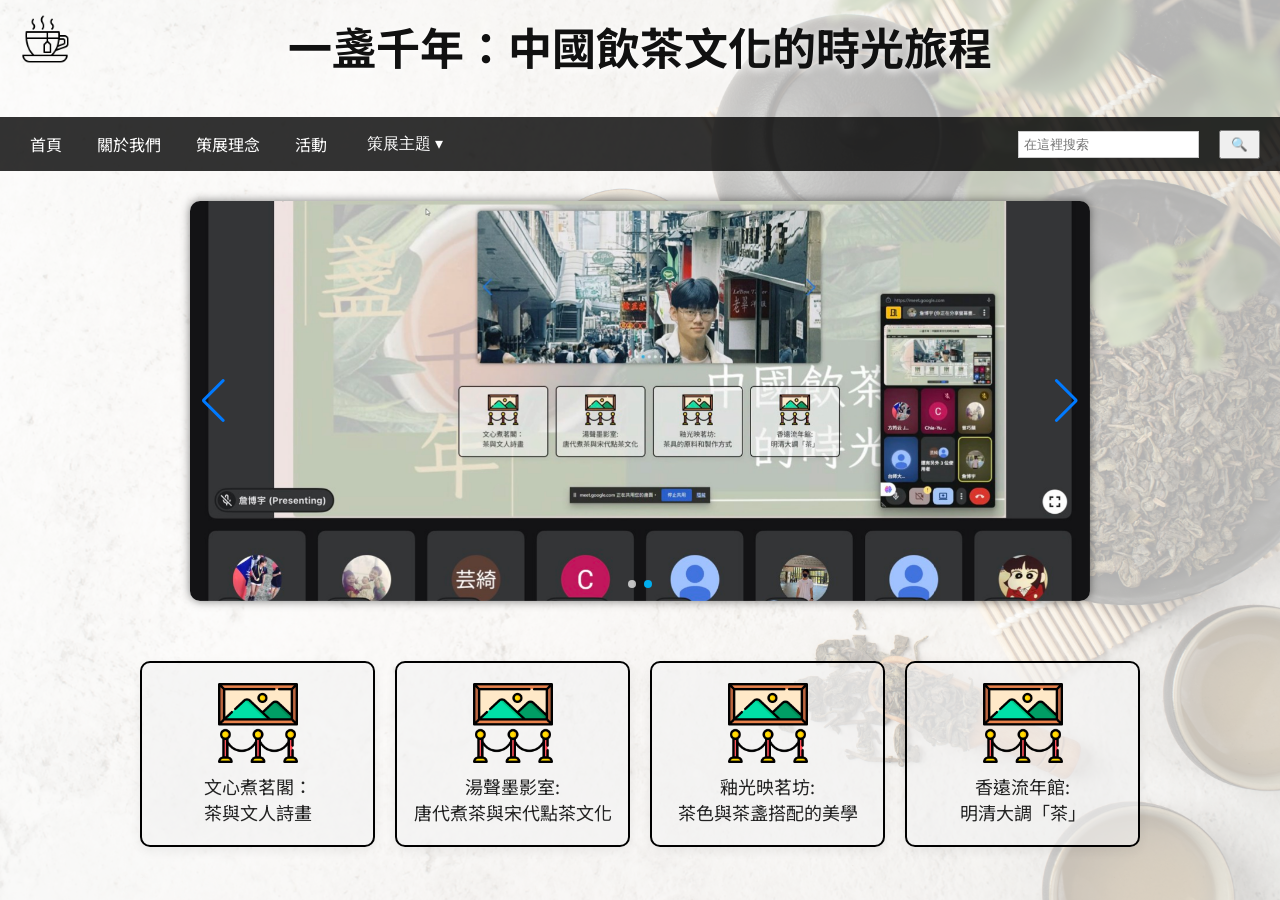
<file: index.html>
<!DOCTYPE html>
<html lang="zh-Hant">
<head>
  <meta charset="UTF-8">
  <meta name="viewport" content="width=device-width, initial-scale=1.0">
  <title>museum-group6</title>
  <link href="https://fonts.googleapis.com/css2?family=Noto+Sans+TC:wght@400;700&display=swap" rel="stylesheet">
  <link rel="stylesheet" href="style.css">
  <style>
    body {
      font-family: 'Noto Sans TC', Arial, sans-serif;
    }
  </style>

  <!-- Swiper 官方提供的 CSS -->
  <link rel="stylesheet" href="https://unpkg.com/swiper/swiper-bundle.min.css">
</head>
<body>
  <!-- 頁首 -->
  <header class="site-header">
    <div class="logo">
      <a href="index.html">
        <img src="images/items/tea.png" alt="Logo">
      </a>
    </div>
    <nav class="top-nav">
    </nav>
  </header>

  <!-- 背景層 -->
  <div class="background"></div>

  <!-- 中間橫幅 hero banner -->
  <main class="hero-banner">
    <h1>一盞千年：中國飲茶文化的時光旅程</h1>
  </main>

  <!-- 主導覽列 -->
  <nav class="main-nav">
  <a href="index.html">首頁</a>
  <a href="team_members.html">關於我們</a>
  <a href="idea.html">策展理念</a>
  <a href="activity.html">活動</a>

  <!-- 下拉式選單：策展主題 -->
  <div class="dropdown" id="themeDropdown">
    <button class="dropbtn" id="dropbtn" aria-haspopup="true" aria-expanded="false">策展主題 ▾</button>
    <ul class="dropdown-menu" role="menu" aria-label="策展主題列表">
      <li role="none"><a role="menuitem" href="exhibition1.html">茶與文人詩畫</a></li>
      <li role="none"><a role="menuitem" href="exhibition2.html">唐代煮茶與宋代點茶文化</a></li>
      <li role="none"><a role="menuitem" href="exhibition3.html">茶色與茶盞搭配的美學</a></li>
      <li role="none"><a role="menuitem" href="exhibition4.html">明清大調「茶」</a></li>
    </ul>
  </div>

    <input type="text" id="searchInput" placeholder="在這裡搜索">
    <button type="button" onclick="search()">🔍</button>
  </nav>

  <!-- 輪播廣告區 -->
  <div class="swiper mySwiper">
    <div class="swiper-wrapper">
      <div class="swiper-slide">
  <img src="images\items\home.png" alt="看板1">
      </div>
      <div class="swiper-slide">
  <img src="images\items\taolung.jpg" alt="看板2">
      </div>
      
    </div>
    <div class="swiper-button-next"></div>
    <div class="swiper-button-prev"></div>
    <div class="swiper-pagination"></div>
  </div>

  <!-- 功能選單區 -->
  <section class="feature-grid">
    <a href="exhibition1.html" class="feature-item">
  <img src="images/items/exhibition.png" alt="展覽一">
      <span>文心煮茗閣：</span>
      <span>茶與文人詩畫</span>
    </a>
    <a href="exhibition2.html" class="feature-item">
  <img src="images/items/exhibition.png" alt="展覽二">
      <span>湯聲墨影室:</span>
      <span>唐代煮茶與宋代點茶文化</span>
    </a>
    <a href="exhibition3.html" class="feature-item">
  <img src="images/items/exhibition.png" alt="展覽三">
      <span>釉光映茗坊:</span>
      <span>茶色與茶盞搭配的美學</span>
    </a>
      <a href="exhibition4.html" class="feature-item">
  <img src="images/items/exhibition.png" alt="展覽四">
      <span>香遠流年館:</span>
      <span>明清大調「茶」</span>
    </a>
  </section>

  <!-- Swiper JS -->
  <script src="https://unpkg.com/swiper/swiper-bundle.min.js"></script>
  <script>
    var swiper = new Swiper(".mySwiper", {
      loop: true,
      pagination: {
        el: ".swiper-pagination",
        clickable: true,
      },
      navigation: {
        nextEl: ".swiper-button-next",
        prevEl: ".swiper-button-prev",
      },
      autoplay: {
        delay: 3000,
        disableOnInteraction: false,
      },
    });

    function search() {
      var value = document.getElementById('searchInput').value.trim();
      if (!value) return;
      var keyword = value.toLowerCase();
      if (keyword.includes('成員') || keyword.includes('關於')) {
        window.location.href = 'team_members.html';
      } else if (keyword.includes('首頁')) {
        window.location.href = 'index.html';
      } else if (keyword.includes('理念')) {
        window.location.href = 'idea.html';
      } else if (keyword.includes('活動') || keyword.includes('茶語') || keyword.includes('投稿')) {
        window.location.href = 'activity.html';
      } else {
        alert('找不到相關內容');
      }
    }
  </script>
  <script>
    // Dropdown: 點擊切換，點擊外側關閉
    (function() {
      var dropdown = document.getElementById('themeDropdown');
      var btn = document.getElementById('dropbtn');

      if (!dropdown || !btn) return;

      btn.addEventListener('click', function(e) {
        e.stopPropagation();
        var open = dropdown.classList.toggle('open');
        btn.setAttribute('aria-expanded', open ? 'true' : 'false');
      });

      // 點擊選單項時也關閉選單
      dropdown.addEventListener('click', function(e) {
        var target = e.target;
        if (target.tagName.toLowerCase() === 'a') {
          dropdown.classList.remove('open');
          btn.setAttribute('aria-expanded', 'false');
        }
      });

      // 點擊頁面其他地方關閉
      document.addEventListener('click', function() {
        if (dropdown.classList.contains('open')) {
          dropdown.classList.remove('open');
          btn.setAttribute('aria-expanded', 'false');
        }
      });

      // 鍵盤可存取性：Esc 關閉
      document.addEventListener('keydown', function(e) {
        if (e.key === 'Escape') {
          if (dropdown.classList.contains('open')) {
            dropdown.classList.remove('open');
            btn.setAttribute('aria-expanded', 'false');
            btn.focus();
          }
        }
      });
    })();
  </script>
</body>
</html>
</file>
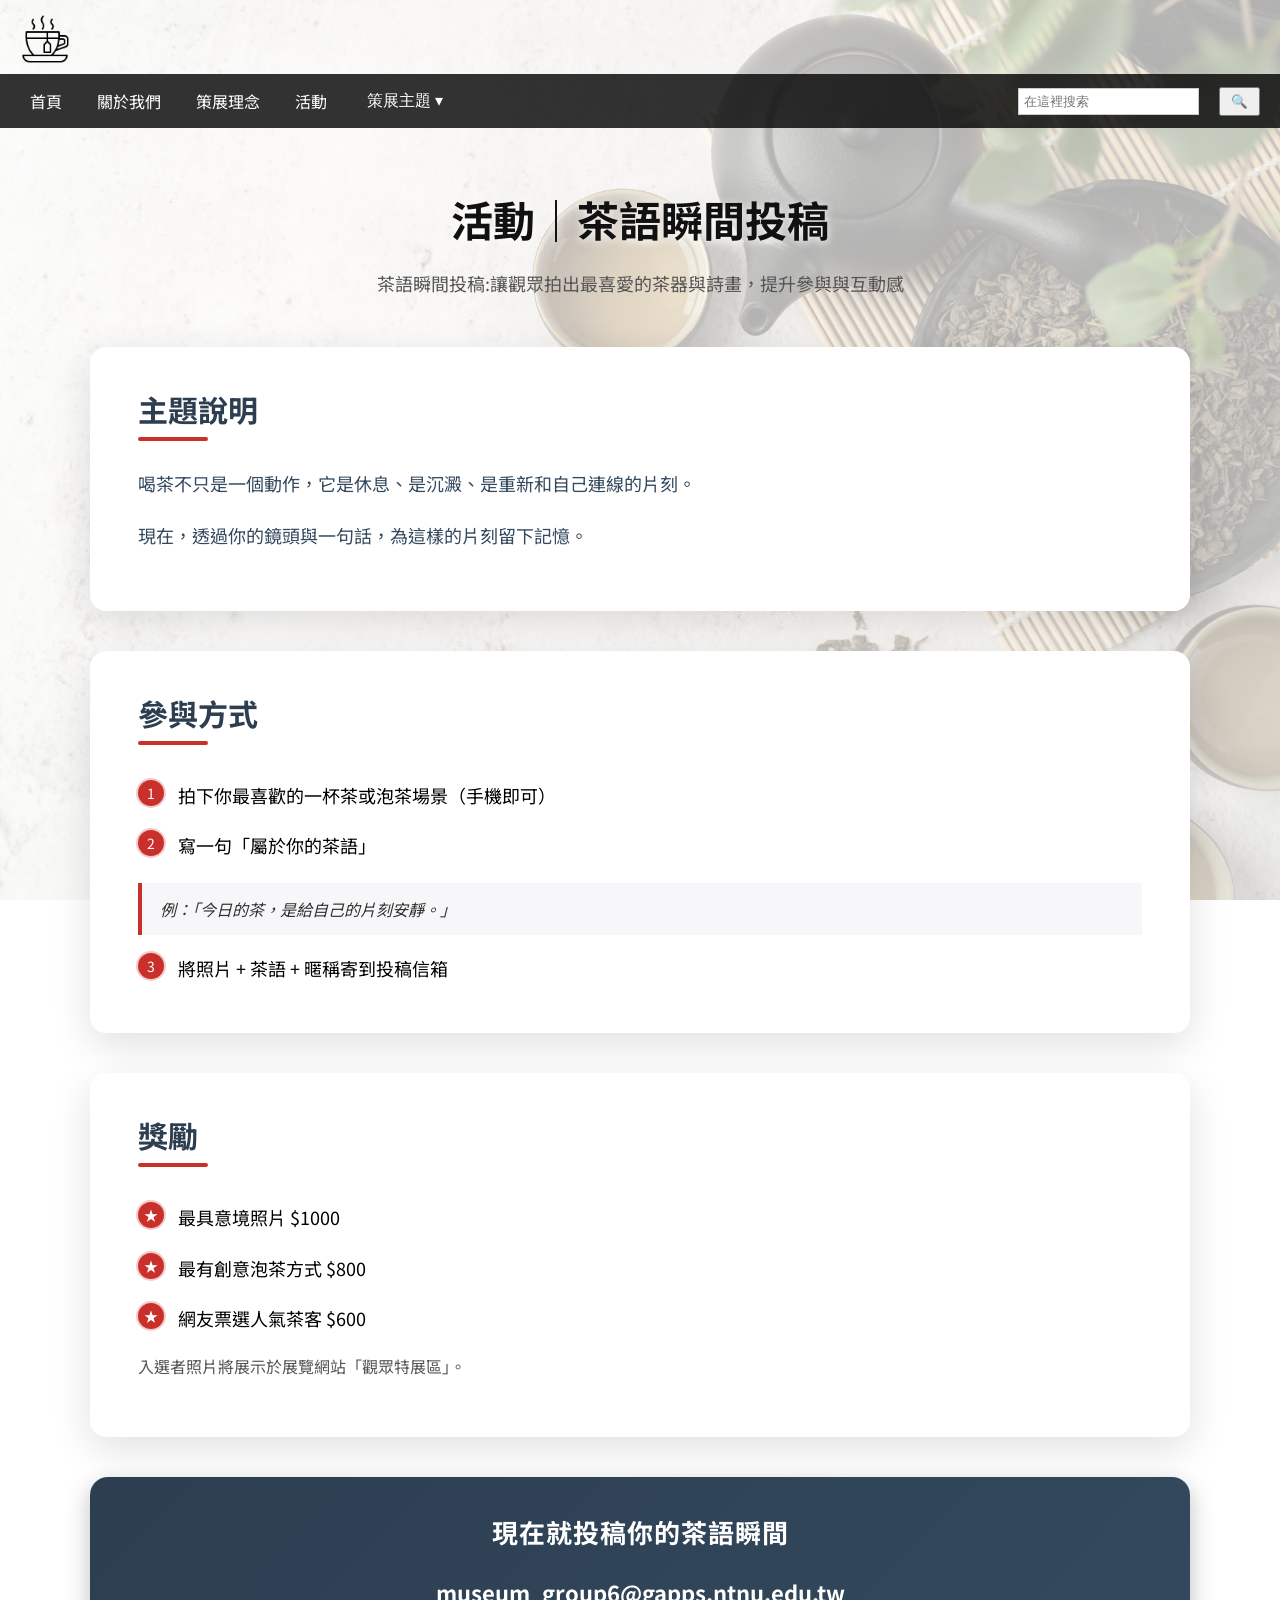
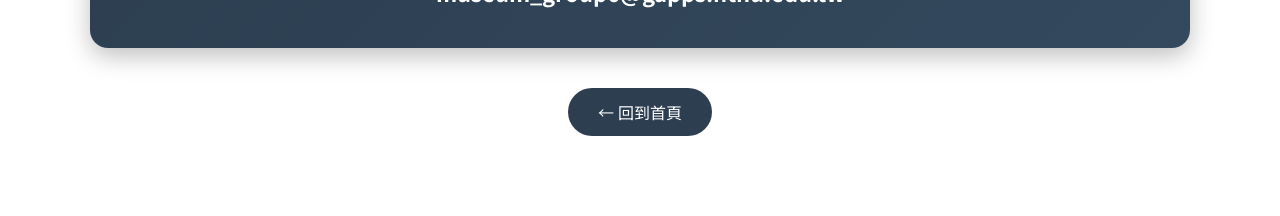
<file: activity.html>
<!DOCTYPE html>
<html lang="zh-Hant">
<head>
  <meta charset="UTF-8">
  <meta name="viewport" content="width=device-width, initial-scale=1.0">
  <title>活動 - 茶語瞬間投稿</title>
  <link href="https://fonts.googleapis.com/css2?family=Noto+Sans+TC:wght@400;700&display=swap" rel="stylesheet">
  <link rel="stylesheet" href="style.css">
  <style>
    body { font-family: 'Noto Sans TC', Arial, sans-serif; margin:0; }
    .activity-wrapper { max-width: 1100px; margin: 60px auto 80px; padding: 0 24px; }
    .activity-hero { text-align:center; margin-bottom:48px; }
    .activity-hero h1 { font-size:42px; margin:0 0 16px; color:#2c3e50; }
    .activity-hero p { font-size:18px; color:#555; line-height:1.8; }
    .activity-section { background:#fff; border-radius:16px; padding:40px 48px; box-shadow:0 12px 40px rgba(0,0,0,.12); margin-bottom:40px; }
    .activity-section h2 { margin-top:0; font-size:30px; color:#2c3e50; position:relative; padding-bottom:10px; }
    .activity-section h2:after { content:''; position:absolute; left:0; bottom:0; width:70px; height:4px; background:#c9302c; border-radius:2px; }
    .steps-list, .reward-list { list-style:none; padding:0; margin:0; }
    .steps-list li, .reward-list li { padding:10px 0; font-size:18px; line-height:1.7; display:flex; align-items:flex-start; }
    .steps-list li span.bullet, .reward-list li span.bullet { display:inline-block; min-width:26px; height:26px; line-height:26px; text-align:center; border-radius:50%; background:#c9302c; color:#fff; font-size:14px; margin-right:14px; box-shadow:0 0 0 2px rgba(201,48,44,.25); }
    .quote-example { font-style:italic; background:#f7f7f9; border-left:4px solid #c9302c; padding:14px 18px; margin:12px 0 4px; color:#333; }
    .cta-box { text-align:center; padding:36px 28px; background:linear-gradient(135deg,#2c3e50,#34495e); color:#fff; border-radius:18px; box-shadow:0 8px 24px rgba(0,0,0,.25); }
    .cta-box h3 { margin-top:0; font-size:26px; letter-spacing:1px; }
    .cta-email { font-size:22px; font-weight:700; margin:12px 0 4px; word-break:break-all; }
    .cta-note { font-size:15px; opacity:.85; }
    .future-note { font-size:16px; color:#555; line-height:1.8; margin-top:8px; }
    .back-nav { text-align:center; margin:40px 0 10px; }
    .back-nav a { display:inline-block; padding:12px 30px; background:#2c3e50; color:#fff; text-decoration:none; border-radius:30px; transition:.25s; }
    .back-nav a:hover { background:#1d2730; transform:translateY(-2px); }
    @media (max-width:780px){
      .activity-section { padding:30px 30px; }
      .activity-hero h1 { font-size:34px; }
      .activity-hero p { font-size:16px; }
      .activity-section h2 { font-size:26px; }
      .steps-list li, .reward-list li { font-size:16px; }
      .cta-box { padding:30px 22px; }
      .cta-email { font-size:20px; }
    }
    @media (max-width:520px){
      .activity-wrapper { padding:0 16px; }
      .activity-hero h1 { font-size:28px; }
      .activity-section { padding:26px 22px; }
      .steps-list li span.bullet, .reward-list li span.bullet { margin-right:10px; }
      .steps-list li, .reward-list li { padding:8px 0; }
      .cta-email { font-size:18px; }
    }
  </style>
</head>
<body>
  <header class="site-header">
    <div class="logo"><a href="index.html"><img src="images/items/tea.png" alt="Logo"></a></div>
    <nav class="top-nav"></nav>
  </header>

<div class="background"></div>

  <nav class="main-nav">
    <a href="index.html">首頁</a>
    <a href="team_members.html">關於我們</a>
    <a href="idea.html">策展理念</a>
    <a href="activity.html">活動</a>
    <div class="dropdown" id="themeDropdown">
      <button class="dropbtn" id="dropbtn" aria-haspopup="true" aria-expanded="false">策展主題 ▾</button>
      <ul class="dropdown-menu" role="menu" aria-label="策展主題列表">
        <li role="none"><a role="menuitem" href="exhibition1.html">茶與文人詩畫</a></li>
        <li role="none"><a role="menuitem" href="exhibition2.html">唐代煮茶與宋代點茶文化</a></li>
        <li role="none"><a role="menuitem" href="exhibition3.html">茶色與茶盞搭配的美學</a></li>
        <li role="none"><a role="menuitem" href="exhibition4.html">明清大調「茶」</a></li>
      </ul>
    </div>
    <input type="text" id="searchInput" placeholder="在這裡搜索">
    <button type="button" onclick="search()">🔍</button>
  </nav>

  <div class="activity-wrapper">
    <div class="activity-hero">
      <h1>活動｜茶語瞬間投稿</h1>
      <p>茶語瞬間投稿:讓觀眾拍出最喜愛的茶器與詩畫，提升參與與互動感</p>
    </div>

    <div class="activity-section" id="theme">
      <h2>主題說明</h2>
      <p style="font-size:18px; line-height:1.9; color:#34495e;">喝茶不只是一個動作，它是休息、是沉澱、是重新和自己連線的片刻。</p>
      <p style="font-size:18px; line-height:1.9; color:#34495e;">現在，透過你的鏡頭與一句話，為這樣的片刻留下記憶。</p>
    </div>

    <div class="activity-section" id="participation">
      <h2>參與方式</h2>
      <ul class="steps-list">
        <li><span class="bullet">1</span>拍下你最喜歡的一杯茶或泡茶場景（手機即可）</li>
        <li><span class="bullet">2</span>寫一句「屬於你的茶語」</li>
      </ul>
      <div class="quote-example">例：「今日的茶，是給自己的片刻安靜。」</div>
      <ul class="steps-list" style="margin-top:8px;">
        <li><span class="bullet">3</span>將照片 + 茶語 + 暱稱寄到投稿信箱</li>
      </ul>
    </div>

    <div class="activity-section" id="rewards">
      <h2>獎勵</h2>
      <ul class="reward-list">
        <li><span class="bullet">★</span>最具意境照片 $1000</li>
        <li><span class="bullet">★</span>最有創意泡茶方式 $800</li>
        <li><span class="bullet">★</span>網友票選人氣茶客 $600</li>
      </ul>
      <p class="future-note">入選者照片將展示於展覽網站「觀眾特展區」。</p>
    </div>

    <div class="cta-box" id="submit">
      <h3>現在就投稿你的茶語瞬間</h3>
      <div class="cta-email">museum_group6@gapps.ntnu.edu.tw</div>
    </div>

    <div class="back-nav"><a href="index.html">← 回到首頁</a></div>
  </div>

  <script>
    function search(){
      var value = document.getElementById('searchInput').value.trim();
      if(!value) return;
      var keyword = value.toLowerCase();
      if(keyword.includes('成員') || keyword.includes('關於')){
        window.location.href='team_members.html';
      } else if (keyword.includes('首頁')) {
        window.location.href='index.html';
      } else if (keyword.includes('理念')) {
        window.location.href='idea.html';
      } else if (keyword.includes('活動') || keyword.includes('茶語') || keyword.includes('投稿')) {
        window.location.href='activity.html';
      } else {
        alert('找不到相關內容');
      }
    }
    (function(){
      var dropdown = document.getElementById('themeDropdown');
      var btn = document.getElementById('dropbtn');
      if(!dropdown || !btn) return;
      btn.addEventListener('click', function(e){
        e.stopPropagation();
        var open = dropdown.classList.toggle('open');
        btn.setAttribute('aria-expanded', open? 'true':'false');
      });
      dropdown.addEventListener('click', function(e){
        if(e.target.tagName.toLowerCase()==='a'){
          dropdown.classList.remove('open');
          btn.setAttribute('aria-expanded','false');
        }
      });
      document.addEventListener('click', function(){
        if(dropdown.classList.contains('open')){
          dropdown.classList.remove('open');
          btn.setAttribute('aria-expanded','false');
        }
      });
      document.addEventListener('keydown', function(e){
        if(e.key==='Escape' && dropdown.classList.contains('open')){
          dropdown.classList.remove('open');
          btn.setAttribute('aria-expanded','false');
          btn.focus();
        }
      });
    })();
  </script>
</body>
</html>
</file>
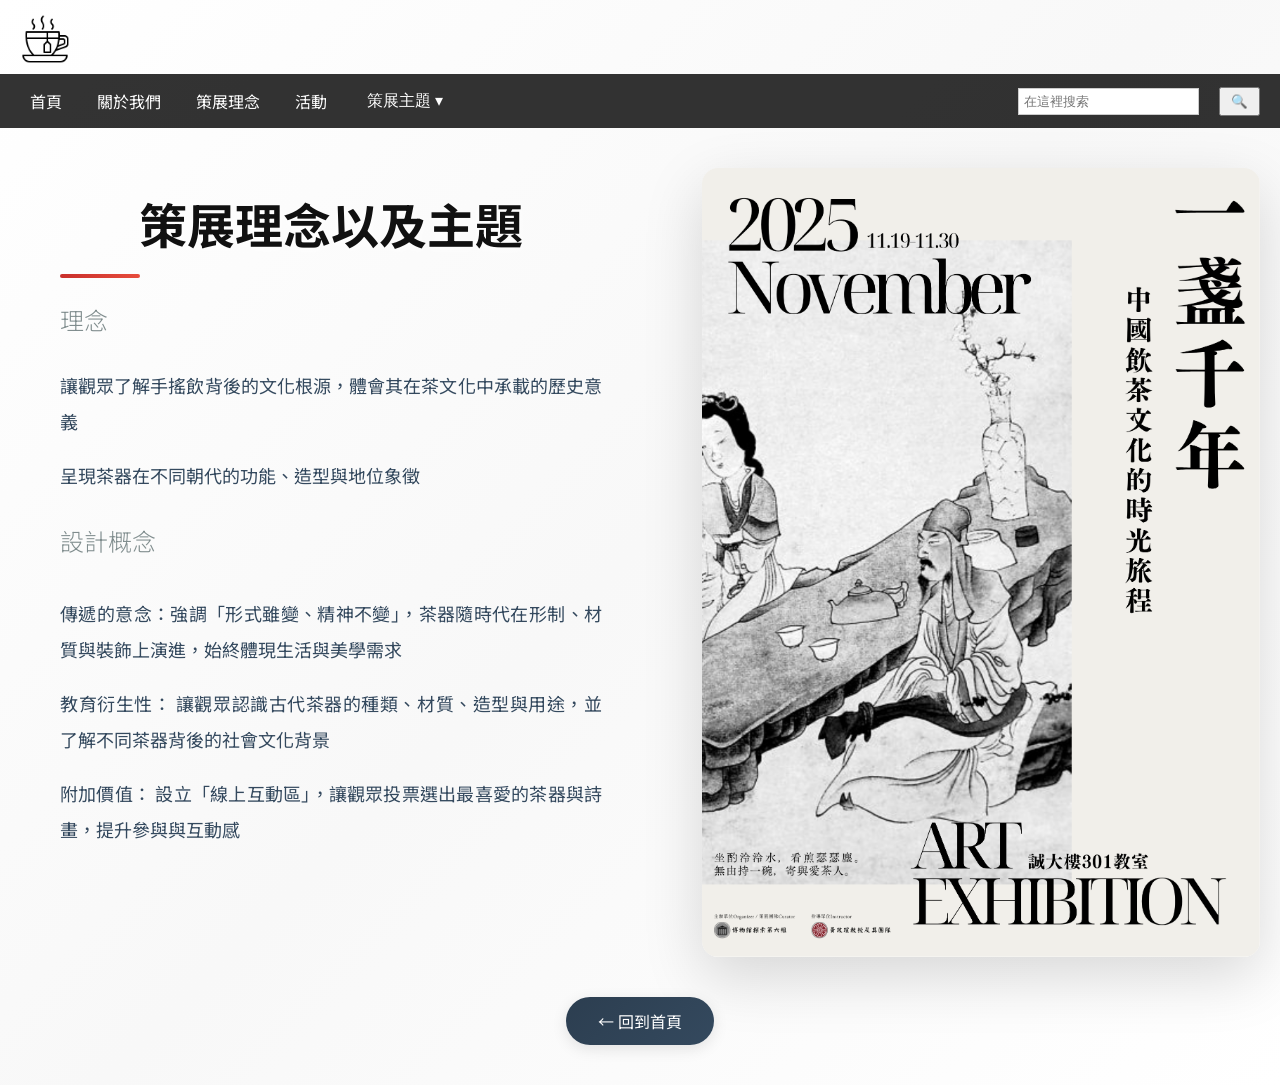
<file: idea.html>
<!DOCTYPE html>
<html lang="zh-Hant">
<head>
  <meta charset="UTF-8">
  <meta name="viewport" content="width=device-width, initial-scale=1.0">
  <title>策展理念 - 一盞千年：中國飲茶文化的時光旅程</title>
  <link href="https://fonts.googleapis.com/css2?family=Noto+Sans+TC:wght@400;700&display=swap" rel="stylesheet">
  <link rel="stylesheet" href="style.css">
  <style>
    body {
      font-family: 'Noto Sans TC', Arial, sans-serif;
      background: linear-gradient(135deg, #ffffff 0%, #f8f8f8 50%, #ffffff 100%);
      margin: 0;
      padding: 0;
      min-height: 100vh;
    }

    .idea-container {
      max-width: 1400px;
      margin: 40px auto;
      padding: 0 20px;
      display: flex;
      gap: 60px;
      align-items: center;
      min-height: calc(100vh - 200px);
    }

    .idea-text {
      flex: 1;
      padding: 40px;
    }

    .idea-title {
      font-size: 48px;
      font-weight: bold;
      color: #2c3e50;
      margin-bottom: 20px;
      position: relative;
      padding-bottom: 20px;
    }

    .idea-title::after {
      content: '';
      position: absolute;
      bottom: 0;
      left: 0;
      width: 80px;
      height: 4px;
      background: linear-gradient(90deg, #c9302c 0%, #e74c3c 100%);
      border-radius: 2px;
    }

    .idea-subtitle {
      font-size: 24px;
      color: #7f8c8d;
      margin-bottom: 30px;
      font-weight: 300;
    }

    .idea-description {
      font-size: 18px;
      line-height: 2;
      color: #34495e;
      margin-bottom: 20px;
      text-align: justify;
    }

    .idea-image-wrapper {
      flex: 0 0 auto;
      width: 45%;
      max-width: 600px;
    }

    .idea-image {
      width: 100%;
      height: auto;
      border-radius: 16px;
      box-shadow: 0 20px 60px rgba(0, 0, 0, 0.15);
      transition: transform 0.3s ease, box-shadow 0.3s ease;
    }

    .idea-image:hover {
      transform: translateY(-8px);
      box-shadow: 0 30px 80px rgba(0, 0, 0, 0.2);
    }

    .back-nav {
      text-align: center;
      margin: 40px 0;
    }

    .back-nav a {
      display: inline-block;
      padding: 12px 32px;
      background: linear-gradient(135deg, #2c3e50 0%, #34495e 100%);
      color: white;
      text-decoration: none;
      border-radius: 25px;
      font-size: 16px;
      transition: all 0.3s;
      box-shadow: 0 4px 15px rgba(0, 0, 0, 0.1);
    }

    .back-nav a:hover {
      background: linear-gradient(135deg, #1a252f 0%, #2c3e50 100%);
      transform: translateY(-2px);
      box-shadow: 0 6px 20px rgba(0, 0, 0, 0.15);
    }

    @media (max-width: 1024px) {
      .idea-container {
        flex-direction: column-reverse;
        gap: 40px;
      }

      .idea-image-wrapper {
        width: 80%;
        max-width: 500px;
      }

      .idea-text {
        padding: 20px;
      }

      .idea-title {
        font-size: 36px;
      }

      .idea-description {
        font-size: 16px;
      }
    }

    @media (max-width: 600px) {
      .idea-image-wrapper {
        width: 95%;
      }

      .idea-title {
        font-size: 28px;
      }

      .idea-subtitle {
        font-size: 18px;
      }

      .idea-description {
        font-size: 15px;
        line-height: 1.8;
      }
    }
  </style>
</head>
<body>
  <!-- 頁首 -->
  <header class="site-header">
    <div class="logo">
      <a href="index.html">
        <img src="images/items/tea.png" alt="Logo">
      </a>
    </div>
    <nav class="top-nav">
    </nav>
  </header>

  <!-- 主導覽列 -->
  <nav class="main-nav">
    <a href="index.html">首頁</a>
    <a href="team_members.html">關於我們</a>
    <a href="idea.html">策展理念</a>
    <a href="activity.html">活動</a>

    <!-- 下拉式選單：策展主題 -->
    <div class="dropdown" id="themeDropdown">
      <button class="dropbtn" id="dropbtn" aria-haspopup="true" aria-expanded="false">策展主題 ▾</button>
      <ul class="dropdown-menu" role="menu" aria-label="策展主題列表">
        <li role="none"><a role="menuitem" href="exhibition1.html">茶與文人詩畫</a></li>
        <li role="none"><a role="menuitem" href="exhibition2.html">唐代煮茶與宋代點茶文化</a></li>
        <li role="none"><a role="menuitem" href="exhibition3.html">茶色與茶盞搭配的美學</a></li>
        <li role="none"><a role="menuitem" href="exhibition4.html">明清大調「茶」</a></li>
      </ul>
    </div>

    <input type="text" id="searchInput" placeholder="在這裡搜索">
    <button type="button" onclick="search()">🔍</button>
  </nav>

  <!-- 策展理念內容 -->
  <div class="idea-container">
    <div class="idea-text">
      <h1 class="idea-title">策展理念以及主題</h1>
      <p class="idea-subtitle">理念</p>
      <div class="idea-description">
        <p>讓觀眾了解手搖飲背後的文化根源，體會其在茶文化中承載的歷史意義</p>
        <p>呈現茶器在不同朝代的功能、造型與地位象徵</p>
        <p class="idea-subtitle">設計概念</p>
        <p> 傳遞的意念：強調「形式雖變、精神不變」，茶器隨時代在形制、材質與裝飾上演進，始終體現生活與美學需求</p>
        <p>教育衍生性：
讓觀眾認識古代茶器的種類、材質、造型與用途，並了解不同茶器背後的社會文化背景</p>
        <p>附加價值：
設立「線上互動區」，讓觀眾投票選出最喜愛的茶器與詩畫，提升參與與互動感</p>

      </div>
    </div>

    <div class="idea-image-wrapper">
      <img src="images/items/viewpic.png" alt="策展主視覺" class="idea-image">
    </div>
  </div>

  <div class="back-nav">
    <a href="index.html">← 回到首頁</a>
  </div>

  <script>
    // Search function
    function search() {
      var value = document.getElementById('searchInput').value.trim();
      if (!value) return;
      var keyword = value.toLowerCase();
      if (keyword.includes('成員') || keyword.includes('關於')) {
        window.location.href = 'team_members.html';
      } else if (keyword.includes('首頁')) {
        window.location.href = 'index.html';
      } else if (keyword.includes('理念')) {
        window.location.href = 'idea.html';
      } else if (keyword.includes('活動') || keyword.includes('茶語') || keyword.includes('投稿')) {
        window.location.href = 'activity.html';
      } else {
        alert('找不到相關內容');
      }
    }

    // Dropdown toggle
    (function() {
      var dropdown = document.getElementById('themeDropdown');
      var btn = document.getElementById('dropbtn');

      if (!dropdown || !btn) return;

      btn.addEventListener('click', function(e) {
        e.stopPropagation();
        var open = dropdown.classList.toggle('open');
        btn.setAttribute('aria-expanded', open ? 'true' : 'false');
      });

      dropdown.addEventListener('click', function(e) {
        var target = e.target;
        if (target.tagName.toLowerCase() === 'a') {
          dropdown.classList.remove('open');
          btn.setAttribute('aria-expanded', 'false');
        }
      });

      document.addEventListener('click', function() {
        if (dropdown.classList.contains('open')) {
          dropdown.classList.remove('open');
          btn.setAttribute('aria-expanded', 'false');
        }
      });

      document.addEventListener('keydown', function(e) {
        if (e.key === 'Escape') {
          if (dropdown.classList.contains('open')) {
            dropdown.classList.remove('open');
            btn.setAttribute('aria-expanded', 'false');
            btn.focus();
          }
        }
      });
    })();
  </script>
</body>
</html>
</file>
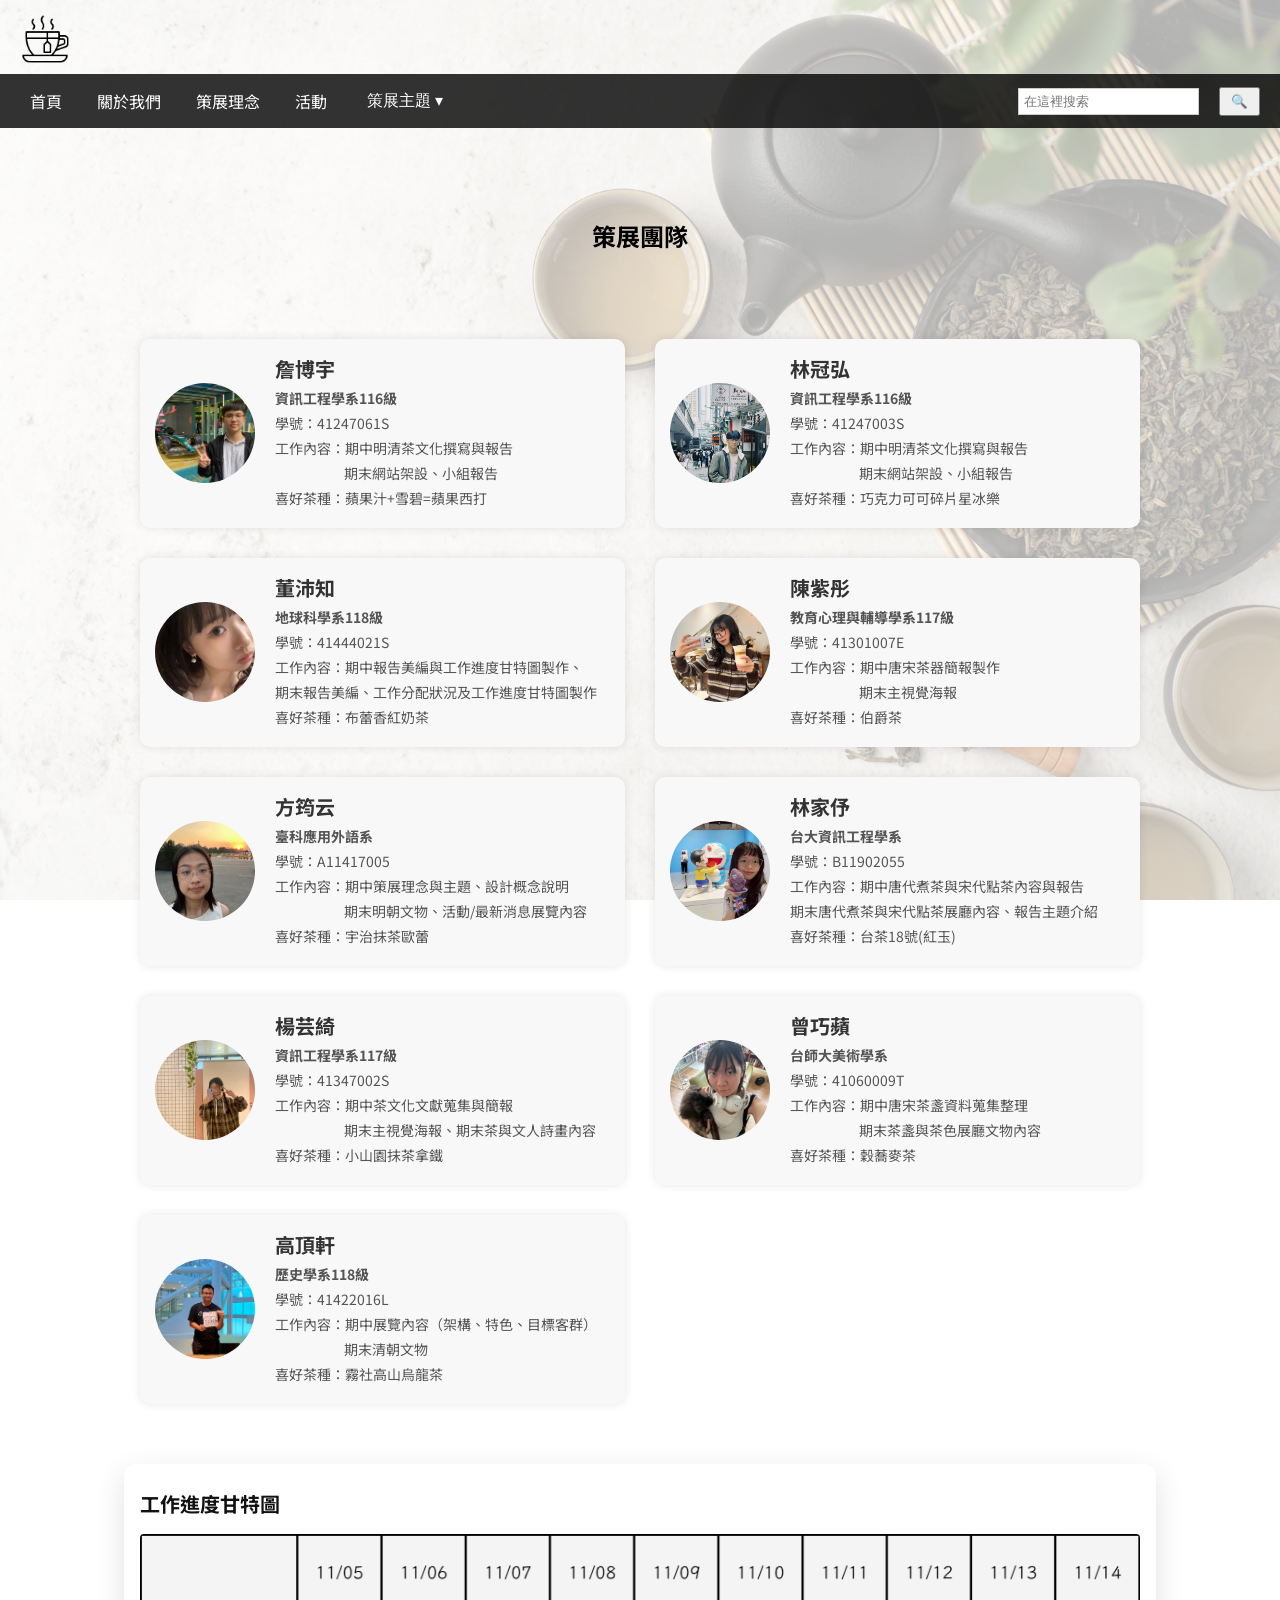
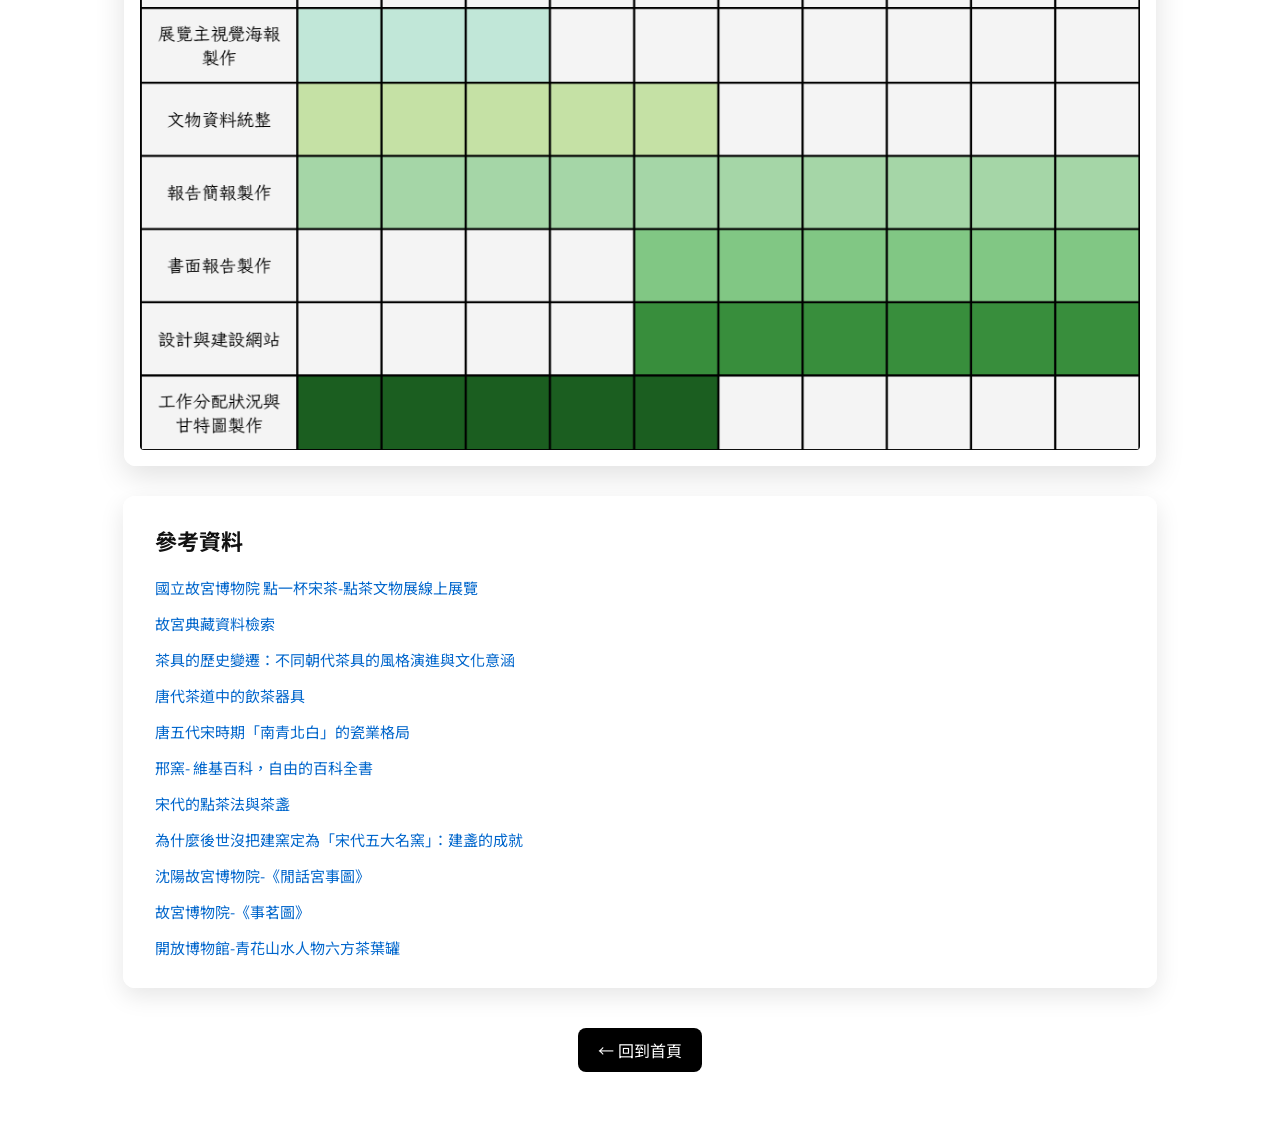
<file: team_members.html>
<!DOCTYPE html>
<html lang="zh-Hant">
<head>
  <meta charset="UTF-8">
  <meta name="viewport" content="width=device-width, initial-scale=1.0">
  <title>成員介紹 </title>
  <link href="https://fonts.googleapis.com/css2?family=Noto+Sans+TC:wght@400;700&display=swap" rel="stylesheet">
  <link rel="stylesheet" href="style.css">

  <style>
    html {
      scroll-behavior: smooth;
    }
    body {
      font-family: 'Noto Sans TC', Arial, sans-serif;
    }
  </style>
</head>
<body>
  <!-- 背景層 -->
  <div class="background"></div>

  <!-- 頁首 -->
  <header class="site-header">
    <div class="logo">
      <a href="index.html">
        <img src="images/items/tea.png" alt="Logo">
      </a>
    </div>
    <nav class="top-nav">
    </nav>
  </header>

  <!-- 主導覽列 -->
  <nav class="main-nav">
    <a href="index.html">首頁</a>
    <a href="team_members.html">關於我們</a>
    <a href="idea.html">策展理念</a>
    <a href="activity.html">活動</a>

    <!-- 下拉式選單：策展主題 -->
    <div class="dropdown" id="themeDropdown">
      <button class="dropbtn" id="dropbtn" aria-haspopup="true" aria-expanded="false">策展主題 ▾</button>
      <ul class="dropdown-menu" role="menu" aria-label="策展主題列表">
        <li role="none"><a role="menuitem" href="exhibition1.html">茶與文人詩畫</a></li>
        <li role="none"><a role="menuitem" href="exhibition2.html">唐代煮茶與宋代點茶文化</a></li>
        <li role="none"><a role="menuitem" href="exhibition3.html">茶色與茶盞搭配的美學</a></li>
        <li role="none"><a role="menuitem" href="exhibition4.html">明清大調「茶」</a></li>
      </ul>
    </div>

    <input type="text" id="searchInput" placeholder="在這裡搜索">
    <button type="button" onclick="search()">🔍</button>
  </nav>

  <!-- 成員介紹區 -->
  <main class="team-section">
    <h2>策展團隊</h2>
    <div class="team-grid">

      <a href="" target="_blank" rel="noopener" class="team-link">
        <div class="team-member" 
     data-video="images\items\rat_dance.mp4"
     data-res-museum="我覺得博物館是知識被完好保存的地方，也是連結過去、現在與未來的地方。
他不僅讓我們得以欣賞、了解過去的種種事物，也同時提供了未來的人了解我們的機會。"
     data-res-online="我認為線上博物館是可以讓人克服時間與空間的不便利性，能隨心所欲參觀博物館藏品的地方。他充分利用現在人手一機的現象，大大的降低了男女老少接觸與新賞珍稀收藏品的門檻"
     data-video-alt = "images\items\hver.mp4">
            <img src="images/member/hu.png" alt="詹博宇">
          <div class="member-info">
            <h3>詹博宇</h3>
            <p><strong>資訊工程學系116級</strong></p>
            <p>學號：41247061S</p>
            <p>工作內容：期中明清茶文化撰寫與報告</p>
            <p>&nbsp &nbsp &nbsp &nbsp &nbsp &nbsp &nbsp &nbsp &nbsp &nbsp &nbsp &nbsp期末網站架設、小組報告</p>
            <p>喜好茶種：蘋果汁+雪碧=蘋果西打</p>
          </div>
        </div>
      </a>

      <a href="" target="_blank" rel="noopener" class="team-link">
        <div class="team-member" 
     data-video="images\items\naruto.mp4"
     data-res-museum="我覺得博物館是把人和時間連在一起的地方。
它讓我們用新的角度看舊的東西，學到知識、也學會思考。
不只是看展覽，而是從中找到自己和這世界的關係。"
     data-res-online="我認為線上博物館是可以讓人便利的在任何地方，透過電子產品就可以獲得博物館內藏品知識的地方，利用線上以及免費的性質，大大降低了民眾學習與欣賞藏品的門檻。"
     data-video-alt = "images\items\jver.mp4">
                 <img src="images/member/jeff.jpg" alt="林冠弘" >
          <div class="member-info">
            <h3>林冠弘</h3>
            <p><strong>資訊工程學系116級</strong></p>
            <p>學號：41247003S</p>
            <p>工作內容：期中明清茶文化撰寫與報告</p>
            <p>&nbsp &nbsp &nbsp &nbsp &nbsp &nbsp &nbsp &nbsp &nbsp &nbsp &nbsp &nbsp期末網站架設、小組報告</p>
            <p>喜好茶種：巧克力可可碎片星冰樂</p>
          </div>
        </div>
      </a>

      <a href="" target="_blank" rel="noopener" class="team-link">
        <div class="team-member" 
     data-video="images\items\king.mp4"
     data-res-museum="我認為博物館是以非營利性質為宗旨的機構，須保存與詮釋具重要價值的文物或資訊，供公眾觀賞與學習。並為教育知識與娛樂提供多元的體驗管道，體現對整體社會開放與包容的核心精神。"
     data-res-online="線上博物館是利用現代化技術，以網際網路作為傳播媒介，向大眾展示博物館收藏、展覽與教育資源，民眾無須親自到場便可瀏覽展品與互動。"
     data-video-alt = "images\items\pver.mp4">
                 <img src="images/member/pei.jpg" alt="董沛知">
          <div class="member-info">
            <h3>董沛知</h3>
            <p><strong>地球科學系118級</strong></p>
            <p>學號：41444021S</p>
            <p>工作內容：期中報告美編與工作進度甘特圖製作、</p>
            <p>期末報告美編、工作分配狀況及工作進度甘特圖製作</p>
            <p>喜好茶種：布蕾香紅奶茶</p>
          </div>
        </div>
      </a>
      
      <a href="" target="_blank" rel="noopener" class="team-link">
        <div class="team-member" 
     data-video="images\items\what_is_love.mp4"
     data-res-museum="我認為博物館是一個集保存、收集、研究、展示和教育使人們能了解歷史文物與古早知識文化記憶的地方。因為有博物館這樣的地方讓現在的人們得以窺見過去、展望未來。"
     data-res-online="線上博物館最大的特色是便利與多元。不需要舟車勞頓，只要打開手機或電腦，就能用360度導覽的方式逛展覽，甚至看到展品的高畫質細節。有些網站還會搭配語音導覽或互動遊戲，讓學習變得更有趣，是一種讓人們能夠隨時隨地學習的便利工具。"
     data-video-alt = "images\items\purver.mp4">
            <img src="images/member/purple.jpg" alt="陳紫彤">
          <div class="member-info">
            <h3>陳紫彤</h3>
            <p><strong>教育心理與輔導學系117級</strong></p>
            <p>學號：41301007E</p>
            <p>工作內容：期中唐宋茶器簡報製作</p>
            <p>&nbsp &nbsp &nbsp &nbsp &nbsp &nbsp &nbsp &nbsp &nbsp &nbsp &nbsp &nbsp期末主視覺海報</p>
            <p>喜好茶種：伯爵茶</p>
          </div>
        </div>
      </a>
  
      <a href="" target="_blank" rel="noopener" class="team-link">
        <div class="team-member" 
     data-video="images\items\ppap.mp4"
     data-res-museum="博物館是一個蒐集、保存與展示文物或自然標本的地方，讓人們了解歷史、文化與科學。它不以營利為目的，而是提供教育與啟發，像是一座讓知識與記憶重現的寶庫。"
     data-res-online="線上博物館就像是一場不用出門的時光旅行。只要打開手機或電腦，就能走進世界各地的展覽，近距離欣賞名畫、古文物，甚至用 3D 或 VR 探索歷史現場，讓學習變得像冒險一樣有趣!"
     data-video-alt = "images\items\fver.mp4">
            <img src="images/member/yun.jpg" alt="方筠云">
          <div class="member-info">
            <h3>方筠云</h3>
            <p><strong>臺科應用外語系</strong></p>
            <p>學號：A11417005</p>
            <p>工作內容：期中策展理念與主題、設計概念說明</p>
            <p>&nbsp &nbsp &nbsp &nbsp &nbsp &nbsp &nbsp &nbsp &nbsp &nbsp &nbsp &nbsp期末明朝文物、活動/最新消息展覽內容</p>
            <p>喜好茶種：宇治抹茶歐蕾</p>
          </div>
        </div>
      </a>

      <a href="" target="_blank" rel="noopener" class="team-link">
        <div class="team-member" 
     data-video="images\items\mei1tian11.mp4"
     data-res-museum="我覺得博物館是集結保存收藏、研究交流、展示與教育於一體的機構。以觀眾角度來說，博物館透過各類文物資料和各種展示方式啟發觀眾，在參觀過程中能獲得知識甚至激發對該主題的好奇心，也可以鑑往知來多方汲取知識。"
     data-res-online="線上博物館是以數位科技呈現館藏與展覽的虛擬平台，讓使用者不受時間地點限制都可以瀏覽。透過3D 模型或沉浸式體驗等現代科技，觀眾能像親臨現場般探索展品，兼具教育與文化知識傳播的功能，是傳統博物館在數位時代的延伸。"
     data-video-alt = "images\items\jiaver.mp4">
            <img src="images/member/jia.jpg" alt="林家伃">
          <div class="member-info">
            <h3>林家伃</h3>
            <p><strong>台大資訊工程學系</strong></p>
            <p>學號：B11902055</p>
            <p>工作內容：期中唐代煮茶與宋代點茶內容與報告</p>
            <p>期末唐代煮茶與宋代點茶展廳內容、報告主題介紹</p>
            <p>喜好茶種：台茶18號(紅玉)</p>
          </div>
        </div>
      </a>


      <a href="" target="_blank" rel="noopener" class="team-link">
        <div class="team-member" 
     data-video="images\items\play.mp4"
     data-res-museum="我覺得博物館是讓時間停下來、讓故事被重新訴說的地方；它不只是展示物品與藝術，而是透過藏品讓人理解人類一路走來的思想與文化。博物館讓我們在觀察中找到與過去的連結，也啟發對未來的想像。"
     data-res-online="線上博物館是讓文化跨越距離、在螢幕中再次展開故事的地方；它不只是把展品數位化，而是用新的方式讓人與歷史相遇。透過虛擬展示，我們在任何時刻都能走進知識的長廊，重新理解過去，並想像文化在未來的延續。"
     data-video-alt = "images\items\yver.mp4">
            <img src="images/member/chi.jpg" alt="楊芸綺">
          <div class="member-info">
            <h3>楊芸綺</h3>
            <p><strong>資訊工程學系117級</strong></p>
            <p>學號：41347002S</p>
            <p>工作內容：期中茶文化文獻蒐集與簡報</p>
            <p>&nbsp &nbsp &nbsp &nbsp &nbsp &nbsp &nbsp &nbsp &nbsp &nbsp &nbsp &nbsp期末主視覺海報、期末茶與文人詩畫內容</p>
            <p>喜好茶種：小山園抹茶拿鐵</p>
          </div>
        </div>
      </a>

      <a href="" target="_blank" rel="noopener" class="team-link">
        <div class="team-member" 
     data-video="images\items\bts.mp4"
     data-res-museum="博物館對我而言更像是透過一個新的視角去認識這個世界，我不認為博物館是完全科學及客觀的，許多展覽反而呈現出一種浪漫感性的敘事，讓大眾能夠以觀看的方式體驗到不同脈絡下的真實世界。"
     data-res-online="我認為線上博物館與實體博物館各有優勢，線上雖不能像實體能規劃多種感官上的體驗，但文字的內容與視覺上的引導卻能做得更詳盡更有方向性，更重要的是不受地理因素干擾，在普及內容上可說是有過之而無不及，且藏品沒有展期限制，能一直向大眾展示，在典藏與教育意義上也相當合適。"
     data-video-alt = "images\items\pingver.mp4">
            <img src="images/member/ping.jpg" alt="曾巧蘋">
          <div class="member-info">
            <h3>曾巧蘋</h3>
            <p><strong>台師大美術學系</strong></p>
            <p>學號：41060009T</p>
            <p>工作內容：期中唐宋茶盞資料蒐集整理</p>
            <p>&nbsp &nbsp &nbsp &nbsp &nbsp &nbsp &nbsp &nbsp &nbsp &nbsp &nbsp &nbsp期末茶盞與茶色展廳文物內容</p>
            <p>喜好茶種：穀蕎麥茶</p>
          </div>
        </div>
      </a>

      <a href="" target="_blank" rel="noopener" class="team-link">
        <div class="team-member" 
     data-video="images\items\bicycle.mp4"
     data-res-museum="博物館的功能不該侷限於展示與教育，而應回歸其公共性，成為全民都能自在親近的休閒空間。
對我而言，博物館就像一座公園。人們不必懷著特定目的而來，無論是與友人相聚、漫步放空，或只是暫避炎熱、尋一方寧靜，只要願意經常踏入這座場域，總能在某個角落發現動人的作品與故事，逐漸培養出親近藝術的習慣。"
     data-res-online="線上博物館是讓文化跨越距離、在螢幕中再次展開故事的地方；它不只是把展品數位化，而是用新的方式讓人與歷史相遇。透過虛擬展示，我們在任何時刻都能走進知識的長廊，重新理解過去，並想像文化在未來的延續。"
     data-video-alt = "images\items\tver.mp4">
            <img src="images/member/tall.png" alt="高頂軒">
          <div class="member-info">
            <h3>高頂軒</h3>
            <p><strong>歷史學系118級</strong></p>
            <p>學號：41422016L</p>
            <p>工作內容：期中展覽內容（架構、特色、目標客群）</p>
            <p>&nbsp &nbsp &nbsp &nbsp &nbsp &nbsp &nbsp &nbsp &nbsp &nbsp &nbsp &nbsp期末清朝文物</p>
            <p>喜好茶種：霧社高山烏龍茶</p>
          </div>
        </div>
      </a>


    </div>

    <!-- 工作進度甘特圖區塊 -->
    <section class="gantt-section" id="ganter">
      <h2>工作進度甘特圖</h2>
      <!-- 將圖片存成 images/works/gantt.png 或調整下方 src -->
      <img src="images/items/ganter.png" alt="工作進度甘特圖">
    </section>

          <!-- 參考資料區 -->
  <section class="references-section">
    <h2>參考資料</h2>
    <div class="reference-list">
      <p class="reference-item"><a href="https://theme.npm.edu.tw/curation/preview_public/?id=104" target="_blank">國立故宮博物院 點一杯宋茶-點茶文物展線上展覽</a></p>
      <p class="reference-item"><a href="https://digitalarchive.npm.gov.tw/" target="_blank">故宮典藏資料檢索</a></p>
      <p class="reference-item"><a href="https://nsteaset.com/%E8%8C%B6%E5%85%B7%E7%9A%84%E6%AD%B7%E5%8F%B2%E8%AE%8A%E9%81%B7%EF%BC%9A%E4%B8%8D%E5%90%8C%E6%9C%9D%E4%BB%A3%E8%8C%B6%E5%85%B7%E7%9A%84%E9%A2%A8%E6%A0%BC%E6%BC%94%E9%80%B2%E8%88%87%E6%96%87%E5%8C%96/#:~:text=%E8%8C%B6%E6%96%87%E5%8C%96%E7%9A%84%E9%BC%8E%E7%9B%9B%E8%88%87%E8%8C%B6%E5%99%A8%E7%9A%84%E8%88%88%E7%9B%9B%EF%BC%9A%E5%94%90%E4%BB%A3%EF%BC%88%E5%85%AC%E5%85%83618%252D907%E5%B9%B4%EF%BC%89%2520%E5%94%90%E4%BB%A3%E6%98%AF%E4%B8%AD%E5%9C%8B%E8%8C%B6%E6%96%87%E5%8C%96%E7%99%BC%E5%B1%95%E7%9A%84%E9%BB%83%E9%87%91%E6%99%82%E6%9C%9F%EF%BC%8C%E8%8C%B6%E4%B8%8D%E5%83%85%E6%88%90%E7%82%BA%E5%9C%8B%E9%A3%B2%EF%BC%8C%E6%9B%B4%E5%9C%A8%E9%99%B8%E7%BE%BD%E6%89%80%E8%91%97%E7%9A%84%E3%80%8A%E8%8C%B6%E7%B6%93%E3%80%8B%E4%B8%AD%E5%BE%97%E5%88%B0%E4%BA%86%E7%B3%BB%E7%B5%B1%E7%9A%84%E9%97%A1%E8%BF%B0%EF%BC%8C%E9%80%99%E5%B0%8D%E8%8C%B6%E9%A3%B2%E7%9A%84%E6%99%AE%E5%8F%8A%E7%94%A2%E7%94%9F%E4%BA%86%E6%B7%B1%E9%81%A0%E7%9A%84%E5%BD%B1%E9%9F%BF%25E3%2580%2582%2520%E3%80%8A%E8%8C%B6%E7%B6%93%E3%80%8B%E6%98%AF%E4%B8%96%E7%95%8C%E4%B8%8A%E7%AC%AC%E4%B8%80%E9%83%A8%E9%97%9C%E6%96%BC%E8%8C%B6%E7%9A%84%E5%B0%88%E8%91%97%EF%BC%8C%E5%AE%83%E8%A9%B3%E7%B4%B0%E6%8F%8F%E8%BF%B0%E4%BA%86%E7%95%B6%E6%99%82%E8%A4%87%E9%9B%9C%E7%9A%84%E8%8C%B6%E8%91%89%E8%A3%BD%E4%BD%9C%E9%81%8E%E7%A8%8B%EF%BC%8C%E5%8C%85%E6%8B%AC%E8%92%B8%E3%80%81%E7%A3%A8%E3%80%81%E7%85%AE%E7%AD%89%E7%92%B0%E7%AF%80%25E3%2580%2582%2520%E5%94%90%E4%BB%A3%E7%9A%84%E8%8C%B6%E5%85%B7%E6%9D%90%E8%B3%AA%E5%A4%9A%E6%A8%A3%EF%BC%8C%E5%8C%85%E6%8B%AC%E9%99%B6%E7%93%B7%EF%BC%88%E5%A6%82%E8%B6%8A%E7%AA%AF%E3%80%81%E9%82%A2%E7%AA%AF%E3%80%81%E9%95%B7%E6%B2%99%E7%AA%AF%EF%BC%89%E3%80%81%E9%87%91%E5%99%A8%E5%92%8C%E9%8A%80%E5%99%A8%25E3%2580%2582%2520%E5%85%B6%E4%B8%AD%EF%BC%8C%E8%B6%8A%E7%AA%AF%E7%9A%84%E9%9D%92%E7%93%B7%E5%92%8C%E9%82%A2%E7%AA%AF%E7%9A%84%E7%99%BD%E7%93%B7%E6%98%AF%E6%9C%80%E8%91%97%E5%90%8D%E7%9A%84%E5%85%A9%E7%A8%AE%E9%99%B6%E7%93%B7%E8%8C%B6%E5%85%B7%25E3%2580%2582%2520%E8%B6%8A%E7%AA%AF%E9%9D%92%E7%93%B7%E4%BB%A5%E5%85%B6%E5%A6%82%E7%8E%89%E4%BC%BC%E5%86%B0%E7%9A%84%E8%B3%AA%E6%84%9F%E8%80%8C%E5%8F%97%E5%88%B0%E6%8E%A8%E5%B4%87%EF%BC%8C%E9%82%A2%E7%AA%AF%E7%99%BD%E7%93%B7%E5%89%87%E4%BB%A5%E5%85%B6%E6%BD%94%E7%99%BD%E5%A6%82%E9%9B%AA%E7%9A%84%E7%89%B9%E8%89%B2%E8%80%8C%E8%81%9E%E5%90%8D%25E3%2580%2582%2520%E9%99%B8%E7%BE%BD%E8%AA%8D%E7%82%BA%EF%BC%8C%E8%B6%8A%E7%AA%AF%E9%9D%92%E7%93%B7%E7%9A%84%E7%B6%A0%E8%89%B2%E8%83%BD%E6%9B%B4%E5%A5%BD%E5%9C%B0%E8%A5%AF%E6%89%98%E8%8C%B6%E7%9A%84%E6%B9%AF%E8%89%B2%25E3%2580%2582%2520%E5%94%90%E4%BB%A3%E7%9A%84%E8%8C%B6%E5%85%B7%E5%BD%A2%E7%8B%80%E4%B9%9F%E5%A4%9A%E7%A8%AE%E5%A4%9A%E6%A8%A3%EF%BC%8C%E5%8C%85%E6%8B%AC%E7%A2%97%E3%80%81%E6%B3%A8%E5%AD%90%E4%BB%A5%E5%8F%8A%E3%80%8A%E8%8C%B6%E7%B6%93%E3%80%8B%E4%B8%AD%E8%A8%98%E8%BC%89%E7%9A%84%E5%90%84%E7%A8%AE%E5%B0%88%E7%94%A8%E5%99%A8%E5%85%B7%25E3%2580%2582%2520%E7%95%B6%E6%99%82%E7%9A%84%E8%8C%B6%E9%A3%B2%E6%96%B9%E5%BC%8F%E8%BC%83%E7%82%BA%E7%B9%81%E7%91%A3%EF%BC%8C%E9%9C%80%E8%A6%81%E5%B0%87%E8%8C%B6%E9%A4%85%E8%92%B8%E7%86%9F%E5%BE%8C%E7%A0%94%E7%A3%A8%EF%BC%8C%E5%86%8D%E6%94%BE%E5%85%A5%E9%87%9C%E4%B8%AD%E7%83%B9%E7%85%AE%25E3%2580%2582%2520%E3%80%8A%E8%8C%B6%E7%B6%93%E3%80%8B%E8%A9%B3%E7%B4%B0%E5%88%97%E8%88%89%E4%BA%86%E4%BA%8C%E5%8D%81%E5%85%AB%E7%A8%AE%E7%94%A8%E6%96%BC%E7%85%AE%E8%8C%B6%E5%92%8C%E9%A3%B2%E8%8C%B6%E7%9A%84%E5%99%A8%E5%85%B7%EF%BC%8C%E9%80%99%E5%8F%8D%E6%98%A0%E4%BA%86%E5%94%90%E4%BB%A3%E8%8C%B6%E6%96%87%E5%8C%96%E7%9A%84%E5%84%80%E5%BC%8F%E6%84%9F%E5%92%8C%E5%B0%8D%E8%8C%B6%E5%85%B7%E7%9A%84%E9%87%8D%E8%A6%96%25E3%2580%2582%2520%E4%BA%BA%E5%80%91%E5%B0%8D%E6%96%BC%E8%8C%B6%E5%85%B7%E7%9A%84%E7%BE%8E%E5%AD%B8%E6%AC%A3%E8%B3%9E%E4%B9%9F%E6%97%A5%E7%9B%8A%E6%8F%90%E5%8D%87%EF%BC%8C%E8%B6%8A%E7%AA%AF%E9%9D%92%E7%93%B7%E7%9A%84%E5%86%B0%E6%B8%85%E7%8E%89%E6%BD%94%E5%92%8C%E9%82%A2%E7%AA%AF%E7%99%BD%E7%93%B7%E7%9A%84%E7%B4%A0%E9%9B%85%E6%BD%94%E7%99%BD%E9%83%BD%E9%AB%94%E7%8F%BE%E4%BA%86%E7%95%B6%E6%99%82%E7%9A%84%E5%AF%A9%E7%BE%8E%E8%B6%A3%E5%91%B3%25E3%2580%2582" target="_blank">茶具的歷史變遷：不同朝代茶具的風格演進與文化意涵</a></p>
      <p class="reference-item"><a href="https://arthistory.tnnua.edu.tw/var/file/46/1046/img/770/465647287.pdf" target="_blank">唐代茶道中的飲茶器具</a></p>
      <p class="reference-item"><a href="https://ravenel.com/news/artIn/877c6786-3da6-401e-8eb7-31df2bac125d" target="_blank">唐五代宋時期「南青北白」的瓷業格局</a></p>
      <p class="reference-item"><a href="https://zh.wikipedia.org/zh-tw/%E9%82%A2%E7%AA%91" target="_blank">邢窯- 維基百科，自由的百科全書</a></p>
      <p class="reference-item"><a href="https://www.lib.ntu.edu.tw/events/song/intro.htm" target="_blank">宋代的點茶法與茶盞</a></p>
      <p class="reference-item"><a href="https://kknews.cc/collect/gjglrvm.amp" target="_blank">為什麼後世沒把建窯定為「宋代五大名窯」：建盞的成就</a></p>
      <p class="reference-item"><a href="https://www.sypm.org.cn/product_1/1161353203536732160.html" target="_blank">沈陽故宮博物院-《閒話宮事圖》</a></p>
      <p class="reference-item"><a href="https://www.dpm.org.cn/collection/paint/234421.html" target="_blank">故宮博物院-《事茗圖》</a></p>
      <p class="reference-item"><a href="https://openmuseum.tw/muse/digi_object/84d037bbb55ac3e602efa7618c2dd0db" target="_blank">開放博物館-青花山水人物六方茶葉罐</a></p>
    </div>
  </section>

    <div class="back-home">
      <a href="index.html">← 回到首頁</a>
    </div>

  </main>

  <!-- 成員影片/對話框 Modal -->
  <div id="memberModal" class="member-modal" aria-hidden="true">
    <div class="member-modal-backdrop" data-close></div>
    <div class="member-modal-content" role="dialog" aria-modal="true" aria-label="成員介紹影片">
      <button class="modal-close" aria-label="關閉" data-close>×</button>
      <div class="modal-media">
        <!-- 依 media 類型動態插入 video/img/iframe -->
      </div>
      <div class="chat-wrap">
        <div class="chat-header">
          <h3 class="modal-name">聊天室</h3>
          <div class="chat-icons">
            <span class="chat-icon" title="語音通話">
              <svg viewBox="0 0 24 24"><path d="M3 5.5C3 14.06 9.94 21 18.5 21c.386 0 .77-.014 1.148-.042.435-.032.653-.048.851-.162a1 1 0 00.445-.445c.114-.198.13-.416.162-.851.029-.378.042-.762.042-1.148 0-.279 0-.418-.05-.536a.999.999 0 00-.215-.293c-.107-.096-.253-.158-.546-.282l-2.828-1.2c-.436-.185-.654-.278-.822-.235a.997.997 0 00-.447.268c-.124.135-.188.355-.316.793l-.44 1.51a.5.5 0 01-.656.327c-2.106-.858-3.82-2.572-4.678-4.678a.5.5 0 01.327-.656l1.51-.44c.438-.128.657-.192.793-.316a.997.997 0 00.268-.447c.043-.168-.05-.386-.235-.822l-1.2-2.828c-.124-.293-.186-.44-.282-.546a1 1 0 00-.293-.215C10.918 3 10.779 3 10.5 3c-.386 0-.77.013-1.148.042-.435.032-.653.048-.851.162a1 1 0 00-.445.445C8.014 3.847 8 4.065 8 4.5c0 .28 0 .42-.05.538a1 1 0 01-.215.292C7.638 5.426 7.492 5.488 7.2 5.612L4.372 6.812c-.293.124-.44.186-.546.282a1 1 0 00-.215.293C3.562 7.505 3.562 7.644 3.562 7.923V8.5z" /></svg>
            </span>
            <span class="chat-icon" title="視訊通話">
              <svg viewBox="0 0 24 24"><path d="M14 7.5v9M14 7.5c0-.932 0-1.398-.152-1.766a2 2 0 00-1.082-1.082C12.398 4.5 11.932 4.5 11 4.5H5c-.932 0-1.398 0-1.766.152a2 2 0 00-1.082 1.082C2 6.102 2 6.568 2 7.5v9c0 .932 0 1.398.152 1.766a2 2 0 001.082 1.082C3.602 19.5 4.068 19.5 5 19.5h6c.932 0 1.398 0 1.766-.152a2 2 0 001.082-1.082C14 17.898 14 17.432 14 16.5V7.5zm0 0l6.667-4v13l-6.667-4" /></svg>
            </span>
            <span class="chat-icon" title="資訊">
              <svg viewBox="0 0 24 24"><circle cx="12" cy="12" r="9"/><path d="M12 16v-4m0-4h.01"/></svg>
            </span>
          </div>
        </div>
        <div class="chat-area" aria-live="polite" aria-atomic="false">
          <!-- 系統回應訊息會從 JS 插入到這裡 -->
        </div>
        <div class="chat-buttons">
          <button class="chat-btn" data-response="museum">博物館是什麼?</button>
          <button class="chat-btn" data-response="online">線上博物館是什麼?</button>
        </div>
      </div>
    </div>
  </div>

  <script>
    (function(){
      var modal = document.getElementById('memberModal');
  var mediaWrap = modal.querySelector('.modal-media');
  var nameEl = modal.querySelector('.modal-name');

      function openModal(memberEl) {
        var caption = memberEl.getAttribute('data-caption') || '';
        var video = memberEl.getAttribute('data-video') || '';
        // 讀取標題：優先取 .team-member 的 data-title，再檢查內部 img 的 data-title，最後回退到 .member-info h3
        var titleAttr = memberEl.getAttribute('data-title') || (memberEl.querySelector('img') && memberEl.querySelector('img').getAttribute('data-title'));
        var name = titleAttr || (memberEl.querySelector('.member-info h3') ? memberEl.querySelector('.member-info h3').innerText : '成員');

  // clear previous
  mediaWrap.innerHTML = '';

        if (!video) {
          mediaWrap.innerHTML = '<p>沒有媒體可播放</p>';
        } else if (video.indexOf('youtube.com') !== -1 || video.indexOf('youtu.be') !== -1) {
          // 轉換為可嵌入的 iframe URL
          var idMatch = video.match(/(?:v=|youtu\.be\/)([A-Za-z0-9_-]{6,})/);
          var vid = idMatch ? idMatch[1] : '';
          var src = vid ? ('https://www.youtube.com/embed/' + vid + '?autoplay=1') : video;
          var iframe = document.createElement('iframe');
          iframe.src = src;
          iframe.width = '320';
          iframe.height = '180';
          iframe.setAttribute('frameborder','0');
          iframe.setAttribute('allow','accelerometer; autoplay; clipboard-write; encrypted-media; gyroscope; picture-in-picture');
          iframe.setAttribute('allowfullscreen','');
          mediaWrap.appendChild(iframe);
        } else if (video.match(/\.(gif|png|jpg|jpeg)$/i)) {
          var img = document.createElement('img');
          img.src = video;
          img.alt = name + ' 的影片';
          mediaWrap.appendChild(img);
        } else {
          // 假設是影片檔
          var v = document.createElement('video');
          v.src = video;
          v.controls = true;
          v.autoplay = true;
          v.loop = true;
          v.playsInline = true;
          v.muted = false;
          v.style.width = '100%';
          v.style.height = '100%';
          v.style.objectFit = 'contain';
          mediaWrap.appendChild(v);
        }

        modal.classList.add('open');
        modal.setAttribute('aria-hidden','false');
        // focus trap: focus close button
        modal.querySelector('.modal-close').focus();

        // reset chat area when opening
        var chatArea = modal.querySelector('.chat-area');
        if (chatArea) {
          chatArea.innerHTML = '';
          // 不再顯示 caption
        }

        // attach chat button handlers (idempotent)
        var chatButtons = modal.querySelectorAll('.chat-btn');

        function appendUserBubble(text) {
          var u = document.createElement('div');
          u.className = 'chat-bubble user';
          u.textContent = text;
          chatArea.appendChild(u);
          chatArea.scrollTop = chatArea.scrollHeight;
        }

        function appendSystemTyping(text) {
          var s = document.createElement('div');
          s.className = 'chat-bubble system';
          // typing dots
          var dots = document.createElement('span'); dots.className = 'typing';
          var d1 = document.createElement('span'); d1.className='typing-dot';
          var d2 = document.createElement('span'); d2.className='typing-dot';
          var d3 = document.createElement('span'); d3.className='typing-dot';
          dots.appendChild(d1); dots.appendChild(d2); dots.appendChild(d3);
          s.appendChild(dots);
          chatArea.appendChild(s);
          chatArea.scrollTop = chatArea.scrollHeight;

          var dotIdx = 0; var typingInterval = setInterval(function(){
            var dotsEls = s.querySelectorAll('.typing-dot');
            dotsEls.forEach(function(el, idx){ el.classList.toggle('on', idx === dotIdx % dotsEls.length); });
            dotIdx++;
          }, 300);

          setTimeout(function(){
            clearInterval(typingInterval);
            s.removeChild(dots);
            // type characters
            var charI = 0;
            var typer = setInterval(function(){
              s.textContent = text.slice(0, ++charI);
              chatArea.scrollTop = chatArea.scrollHeight;
              if (charI >= text.length) {
                clearInterval(typer);
              }
            }, 24);
          }, 600 + Math.min(800, text.length*8));
        }

        var responsesDefault = {
          museum: '博物館是museum',
          online: '線上博物館是online museum'
        };

        var hasClickedOnce = false;

        chatButtons.forEach(function(btn){
          // remove previous listeners by cloning
          var newBtn = btn.cloneNode(true);
          btn.parentNode.replaceChild(newBtn, btn);
          newBtn.addEventListener('click', function(){
            var key = newBtn.getAttribute('data-response');
            // read per-member responses first
            var memberKey = key === 'museum' ? 'data-res-museum' : 'data-res-online';
            var resp = memberEl.getAttribute(memberKey) || responsesDefault[key] || '抱歉，我還在學習這部分。';
            // append user's question
            appendUserBubble(newBtn.textContent || '（使用者）');
            // then append typing and response
            appendSystemTyping(resp);

            // 第一次點擊時切換影片
            if (!hasClickedOnce) {
              hasClickedOnce = true;
              var newVideo = memberEl.getAttribute('data-video-alt') || 'images/items/verstappen.mp4';
              mediaWrap.innerHTML = '';
              var v = document.createElement('video');
              v.src = newVideo;
              v.controls = true;
              v.autoplay = true;
              v.loop = true;
              v.playsInline = true;
              v.muted = false;
              v.style.width = '100%';
              v.style.height = '100%';
              v.style.objectFit = 'contain';
              mediaWrap.appendChild(v);
            }
          });
        });
      }

      function closeModal() {
        modal.classList.remove('open');
        modal.setAttribute('aria-hidden','true');
        // stop/remove media
        var iframe = mediaWrap.querySelector('iframe');
        if (iframe) iframe.src = '';
        var video = mediaWrap.querySelector('video');
        if (video) { video.pause(); video.src = ''; }
        mediaWrap.innerHTML = '';
      }

      // 點擊整個卡片或頭像都開啟 modal，並阻止 <a> 導航（避免 href 空白跳頁）
      document.querySelectorAll('.team-link').forEach(function(a){
        a.addEventListener('click', function(e){
          e.preventDefault();
          e.stopPropagation();
          var member = a.querySelector('.team-member');
          if (member) openModal(member);
        });
      });

      // 仍保留頭像的 pointer 手型
      document.querySelectorAll('.team-member img').forEach(function(img){ img.style.cursor = 'pointer'; });

      // 關閉
      modal.querySelectorAll('[data-close]').forEach(function(el){
        el.addEventListener('click', function(){ closeModal(); });
      });

      // 點擊外側關閉
      modal.addEventListener('click', function(e){
        if (e.target === modal) closeModal();
      });

      // Esc 關閉
      document.addEventListener('keydown', function(e){
        if (e.key === 'Escape' && modal.classList.contains('open')) closeModal();
      });
    })();

    // Search function
    function search() {
      var value = document.getElementById('searchInput').value.trim();
      if (!value) return;
      var keyword = value.toLowerCase();
      if (keyword.includes('成員') || keyword.includes('關於')) {
        window.location.href = 'team_members.html';
      } else if (keyword.includes('首頁')) {
        window.location.href = 'index.html';
      } else if (keyword.includes('理念')) {
        window.location.href = 'idea.html';
      } else if (keyword.includes('活動') || keyword.includes('茶語') || keyword.includes('投稿')) {
        window.location.href = 'activity.html';
      } else {
        alert('找不到相關內容');
      }
    }

    // Dropdown toggle
    (function() {
      var dropdown = document.getElementById('themeDropdown');
      var btn = document.getElementById('dropbtn');

      if (!dropdown || !btn) return;

      btn.addEventListener('click', function(e) {
        e.stopPropagation();
        var open = dropdown.classList.toggle('open');
        btn.setAttribute('aria-expanded', open ? 'true' : 'false');
      });

      dropdown.addEventListener('click', function(e) {
        var target = e.target;
        if (target.tagName.toLowerCase() === 'a') {
          dropdown.classList.remove('open');
          btn.setAttribute('aria-expanded', 'false');
        }
      });

      document.addEventListener('click', function() {
        if (dropdown.classList.contains('open')) {
          dropdown.classList.remove('open');
          btn.setAttribute('aria-expanded', 'false');
        }
      });

      document.addEventListener('keydown', function(e) {
        if (e.key === 'Escape') {
          if (dropdown.classList.contains('open')) {
            dropdown.classList.remove('open');
            btn.setAttribute('aria-expanded', 'false');
            btn.focus();
          }
        }
      });
    })();
  </script>
</body>
</html>
</file>
<file: style.css>
/* ===== 全局設定 ===== */
body {
  margin: 0;
  font-family: sans-serif;
  background-color: #fff;
  /* ensure no extra top padding so content is close to top */
  padding-top: 0;
}

img {
  max-width: 100%;
  height: auto;
  display: block;
}

/* ===== 背景圖層 ===== */
.background {
  position: fixed;
  top: 0;
  left: 0;
  width: 100%;
  height: 100%;
  background-image: url('images/items/b.jpg');
  background-size: cover;
  background-position: center;
  background-attachment: fixed;
  opacity: 0.3;
  z-index: -1;
}

/* ===== 頁首 header ===== */
.site-header {
  box-sizing: border-box;
  display: flex;
  justify-content: space-between;
  align-items: center;
  /* make header background transparent so the black bar is gone */
  background-color: transparent;
  color: white;
  padding: 10px 20px;
  /* keep header in the normal flow so content positions naturally */
  position: static;
  width: 100%;
  z-index: 1000;
  height: auto;
}

.site-header a {
  color: white;
  text-decoration: none;
  margin-left: 15px;
}

.logo img {
  height: 50px;
  width: auto;
  margin-top: -20px;
}

h1 {
  color: #111 !important;
  font-size: 2.2em;
  font-weight: bold;
  text-align: center;
  margin-top: -70px;
  text-shadow: 0 2px 8px #fff;
}

/* ===== 中間橫幅 ===== */
.hero-banner {
  padding: 10px 20px;
  text-align: center;
  color: black;
  font-size: 20px;
  font-weight: bold;
  text-shadow: 1px 1px 2px white;
}

/* ===== 主選單 ===== */
.main-nav {
  display: flex;
  align-items: center;
  background-color: rgba(0, 0, 0, 0.8);
  padding: 10px 20px;
  gap: 15px;
}

.main-nav a {
  color: white;
  text-decoration: none;
  padding: 5px 10px;
}

.main-nav input[type="text"] {
  margin-left: auto;
  padding: 5px;
  border: 1px solid #ccc;
}

.main-nav button {
  padding: 5px 10px;
  margin-left: 5px;
}

/* ===== 輪播區 Swiper ===== */
.mySwiper {
  width: 80%;
  max-width: 900px;
  height: 400px;
  margin: 30px auto;
  border-radius: 10px;
  overflow: hidden;
  box-shadow: 0 0 10px rgba(0,0,0,0.5);
}

.swiper-slide img {
  width: 100%;
  height: 100%;
  object-fit: cover;
}

.mySwiper .swiper-pagination-bullet {
  background: white !important;
  opacity: 0.7;
}

.mySwiper .swiper-pagination-bullet-active {
  background: #00AEEF !important;
  opacity: 1;
}

/* ===== 功能選單（九宮格） ===== */
.feature-grid {
  display: grid;
  grid-template-columns: repeat(auto-fit, minmax(100px, 1fr));
  gap: 20px;
  padding: 30px;
  max-width: 1000px;
  margin: 0 auto;
}

.feature-item {
  background-color: rgba(242, 242, 242, 0.6); /* 淺灰色底，帶透明度 */
  color: #222;                                 /* 深色字體，對比良好 */
  text-align: center;
  text-decoration: none;
  border-radius: 10px;
  border: 2px solid #000;   /* 黑色外框 */
  padding: 20px 10px;
  box-shadow: 0 4px 12px rgba(0,0,0,0.06);
  transition: transform 0.25s ease, background-color 0.25s ease, box-shadow 0.25s ease;
}

.feature-item:hover {
  background-color: rgba(242, 242, 242, 0.78); /* hover 時稍微加深但仍保留透明感 */
  transform: translateY(-2px);
  box-shadow: 0 8px 20px rgba(0,0,0,0.12);
}

.feature-item img {
  width: 80px;
  height: 80px;
  object-fit: cover;
  margin: 0 auto 10px;
}

.feature-item span {
  display: block;
  font-size: 18px;
}

/* ===== 成員介紹區 ===== */
.team-section {
  max-width: 1200px;
  margin: 50px auto;
  padding: 20px;
}

.team-section h2 {
  text-align: center;
  margin-bottom: 56px; /* 與下方卡片拉開距離，字與框分離 */
}

.team-grid {
  display: grid;
  grid-template-columns: repeat(2, 1fr);
  gap: 30px;
  padding: 30px;
  max-width: 1000px;
  margin: 0 auto;
}

.team-link {
  text-decoration: none;
  color: inherit;
  display: block;
}

.team-member {
  background-color: #f8f8f8;
  border-radius: 10px;
  overflow: hidden;
  display: flex;
  padding: 15px;
  align-items: center;
  box-shadow: 0 0 10px rgba(0,0,0,0.1);
  transition: transform 0.4s ease, box-shadow 0.4s ease;
}

.team-member:hover {
  transform: scale(1.05);
  box-shadow: 0 12px 24px rgba(0, 0, 0, 0.3);
}

.team-member img {
  width: 100px;
  height: 100px;
  border-radius: 50%;
  object-fit: cover;
  margin-right: 20px;
}

.member-info h3 {
  margin: 0;
  font-size: 20px;
  color: #333;
}

.member-info p {
  margin: 5px 0;
  font-size: 14px;
  color: #555;
}

.team-member p a {
  color: inherit;
  text-decoration: none;
}

/* ===== 回首頁按鈕 ===== */
.back-home {
  text-align: center;
  margin-top: 40px;
}

.back-home a {
  display: inline-block;
  padding: 10px 20px;
  background-color: #000;
  color: white;
  text-decoration: none;
  border-radius: 8px;
  transition: background-color 0.3s;
}

.back-home a:hover {
  background-color: #444;
}

/* ===== 工作進度甘特圖區塊 ===== */
.gantt-section {
  max-width: 1000px;
  margin: 30px auto 10px;
  padding: 24px 16px 16px; /* 增加上方內距，讓標題與框分離 */
  background: rgba(255,255,255,0.92);
  border-radius: 12px;
  box-shadow: 0 10px 30px rgba(0,0,0,0.12);
}

.gantt-section h2 {
  margin: 1px 0 16px 0; /* 與圖片距離更大，也避免貼頂 */
  font-size: 20px;
  color: #111;
  text-align: left;
}

.gantt-section img {
  width: 100%;
  height: auto;
  border-radius: 4px;
  display: block;
}

/* ===== 參考資料區塊 ===== */
.references-section {
  max-width: 970px;
  margin: 30px auto 10px;
  padding: 28px 32px;
  background: rgba(255,255,255,0.94);
  border-radius: 12px;
  box-shadow: 0 8px 24px rgba(0,0,0,0.1);
}

.references-section h2 {
  margin: 0 0 20px 0;
  font-size: 22px;
  color: #111;
  text-align: left;
  font-weight: bold;
}

.reference-list {
  display: flex;
  flex-direction: column;
  gap: 12px;
}

.reference-item {
  margin: 0;
  padding-left: 2em;
  text-indent: -2em; /* APA 懸掛縮排 */
  line-height: 1.6;
  color: #333;
  font-size: 15px;
}

.reference-item a {
  color: #0066cc;
  text-decoration: none;
  border-bottom: 1px solid transparent;
  transition: border-color 0.2s;
}

.reference-item a:hover {
  border-bottom-color: #0066cc;
}

.reference-item a:visited {
  color: #551a8b;
}

/* ===== 成員影片 Modal 樣式 ===== */
.member-modal {
  display: none;
  position: fixed;
  inset: 0;
  z-index: 4000;
  align-items: center;
  justify-content: center;
}

.member-modal.open {
  display: flex;
}

.member-modal-backdrop {
  position: absolute;
  inset: 0;
  background: rgba(245, 245, 245, 0.6);
}

.member-modal-content {
  position: relative;
  background: linear-gradient(180deg,#111,#0b0b0b);
  color: #fff;
  width: min(860px, 92%);
  max-width: 920px;
  min-height: 500px;
  border-radius: 10px;
  padding: 28px 18px 18px 18px;
  display: flex;
  gap: 16px;
  box-shadow: 0 20px 60px rgba(0,0,0,0.6);
  align-items: stretch;
  z-index: 4100;
}

.modal-close {
  position: absolute;
  right: 12px;
  top: 1px;
  background: transparent;
  color: #fff;
  border: none;
  font-size: 26px;
  cursor: pointer;
  z-index: 4200;
  line-height: 1;
  padding: 4px 8px;
}

.modal-media {
  flex: 0 0 360px;
  max-width: 360px;
  min-height: 450px;
  display: flex;
  align-items: center;
  justify-content: center;
  overflow: hidden;
  background: #000;
  border-radius: 6px;
}

.modal-media img,
.modal-media video,
.modal-media iframe {
  width: 100%;
  height: 100%;
  border-radius: 6px;
  display: block;
  object-fit: contain;
}

.modal-caption {
  flex: 1 1 auto;
  min-width: 160px;
}

.modal-caption .modal-name {
  margin-top: 0;
  margin-bottom: 8px;
}

.modal-caption .modal-text {
  line-height: 1.6;
}

@media (max-width: 720px) {
  .member-modal-content { 
    flex-direction: column; 
    align-items: stretch;
    width: 95%;
    min-height: auto;
    padding: 20px 12px 12px 12px;
    gap: 12px;
  }
  
  .modal-close {
    font-size: 22px;
    right: 8px;
    top: 4px;
  }
  
  .modal-media { 
    width: 100%; 
    max-width: none;
    flex: 0 0 auto;
    min-height: 250px;
    max-height: 300px;
  }
  
  .chat-wrap {
    min-height: 350px;
    max-height: 400px;
  }
  
  .chat-header {
    padding: 8px 12px;
  }
  
  .chat-header .modal-name {
    font-size: 14px;
  }
  
  .chat-icons {
    gap: 12px;
  }
  
  .chat-icon {
    width: 18px;
    height: 18px;
  }
  
  .chat-bubble {
    font-size: 14px;
    padding: 8px 12px;
    max-width: 85%;
  }
  
  .chat-buttons {
    padding: 10px 12px;
    gap: 6px;
    flex-wrap: wrap;
  }
  
  .chat-btn {
    font-size: 13px;
    padding: 7px 12px;
    flex: 1 1 auto;
    min-width: calc(50% - 3px);
  }
}

@media (max-width: 480px) {
  .member-modal-content {
    width: 98%;
    padding: 16px 8px 8px 8px;
  }
  
  .modal-media {
    min-height: 200px;
    max-height: 250px;
  }
  
  .chat-wrap {
    min-height: 300px;
    max-height: 350px;
  }
  
  .chat-bubble {
    font-size: 13px;
    max-width: 90%;
  }
  
  .chat-btn {
    font-size: 12px;
    padding: 6px 10px;
  }
}

/* 聊天框樣式 */
.chat-wrap {
  display: flex;
  flex-direction: column;
  gap: 0;
  flex: 1 1 auto;
  min-height: 450px;
  background: #fff;
  border-radius: 8px;
  overflow: hidden;
  align-self: stretch;
}

.chat-header {
  background: #f8f8f8;
  padding: 10px 16px;
  display: flex;
  align-items: center;
  justify-content: space-between;
  border-bottom: 1px solid #e0e0e0;
  flex-shrink: 0;
}

.chat-header .modal-name {
  margin: 0;
  font-size: 16px;
  color: #111;
  flex: 1;
}

.chat-icons {
  display: flex;
  gap: 16px;
  align-items: center;
}

.chat-icon {
  width: 22px;
  height: 22px;
  display: inline-block;
  cursor: pointer;
}

.chat-icon svg {
  width: 100%;
  height: 100%;
  stroke: #111;
  stroke-width: 2;
  fill: none;
}

.chat-area {
  background: #fff;
  padding: 12px;
  overflow-y: auto;
  overflow-x: hidden;
  display: flex;
  flex-direction: column;
  gap: 8px;
  flex: 1 1 0;
  min-height: 0;
}

.chat-area::-webkit-scrollbar {
  width: 8px;
}

.chat-area::-webkit-scrollbar-track {
  background: #f1f1f1;
  border-radius: 4px;
}

.chat-area::-webkit-scrollbar-thumb {
  background: #888;
  border-radius: 4px;
}

.chat-area::-webkit-scrollbar-thumb:hover {
  background: #555;
}

.chat-bubble {
  background: #fff;
  color: #111;
  padding: 10px 14px;
  border-radius: 12px;
  margin-bottom: 8px;
  font-size: 15px;
  line-height: 1.5;
  border: 1px solid rgba(0,0,0,0.12);
  max-width: 78%;
}

.chat-bubble.user {
  background: #fff;
  color: #111;
  align-self: flex-end;
  border-radius: 14px 14px 8px 14px;
}

.chat-bubble.system {
  background: #111;
  color: #fff;
  align-self: flex-start;
  border-radius: 14px 14px 14px 8px;
}

.chat-buttons {
  display: flex;
  gap: 8px;
  justify-content: flex-start;
  padding: 12px 16px;
  background: #fff;
  border-top: 1px solid #e0e0e0;
  flex-shrink: 0;
}

.chat-btn {
  background: #f0f0f0;
  color: #111;
  border: 1px solid #ddd;
  padding: 8px 14px;
  border-radius: 20px;
  cursor: pointer;
  font-size: 14px;
}

.chat-btn:hover {
  background: #e5e5e5;
}

.typing {
  display: inline-block;
}

.typing-dot { display:inline-block; width:6px; height:6px; margin:0 2px; background:#ddd; border-radius:50%; opacity:0.15; }
.typing-dot.on { opacity:1; }

/* ===== 響應式設計 ===== */
@media (max-width: 768px) {
  .team-grid {
    grid-template-columns: 1fr;
  }
}

.top-nav {
  display: flex;
  flex: 1;
  justify-content: flex-end;
  min-width: 180px;
}

/* ===== 策展主題下拉選單樣式 ===== */
.dropdown {
  position: relative;
  display: inline-block;
}

.dropbtn {
  background: transparent;
  color: white;
  border: none;
  padding: 5px 10px;
  cursor: pointer;
  font-size: 16px;
}

.dropbtn:focus {
  /* 移除瀏覽器預設的藍色外框；用更低調的樣式保持鍵盤可見性 */
  outline: none;
}

/* 只在使用鍵盤（focus-visible）時顯示較低調的 focus ring，保留可及性 */
.dropbtn:focus-visible {
  box-shadow: 0 0 0 3px rgba(255,255,255,0.06);
  border-radius: 4px;
}

.dropdown-menu {
  display: none;
  position: absolute;
  left: 0;
  /* 貼著上方導覽列：向上覆蓋一小段，讓選單看起來緊貼導覽列而非浮起 */
  top: calc(100% );
  background: linear-gradient(180deg, rgba(0,0,0,0.8), rgba(0,0,0,0.8));
  color: white;
  min-width: 220px;
  border-radius: 8px;
  padding: 8px 0;
  box-shadow: 0 10px 30px rgba(0,0,0,0.8);
  z-index: 2000;
}

.dropdown-menu li {
  list-style: none;
}

.dropdown-menu a {
  display: block;
  color: white;
  text-decoration: none;
  padding: 10px 16px;
  font-size: 15px;
}

.dropdown-menu a:hover {
  background: rgba(255,255,255,0.05);
}

.dropdown.open .dropdown-menu {
  display: block;
}

/* 小箭頭，讓選單看起來像對話框貼著上方橫幅 */
.dropdown-menu::before {
  content: '';
  position: absolute;
  top: -8px;
  left: 20px; /* 可以視需要微調以對齊按鈕 */
  width: 0;
  height: 0;
  border-left: 8px solid transparent;
  border-right: 8px solid transparent;
  border-bottom: 8px solid rgba(0,0,0,0.8);
}

/* 小螢幕時讓 dropdown 變成在行內堆疊，避免畫面錯版 */
@media (max-width: 600px) {
  .dropdown-menu {
    left: auto;
    right: 10px;
    min-width: 160px;
  }
}
</file>
